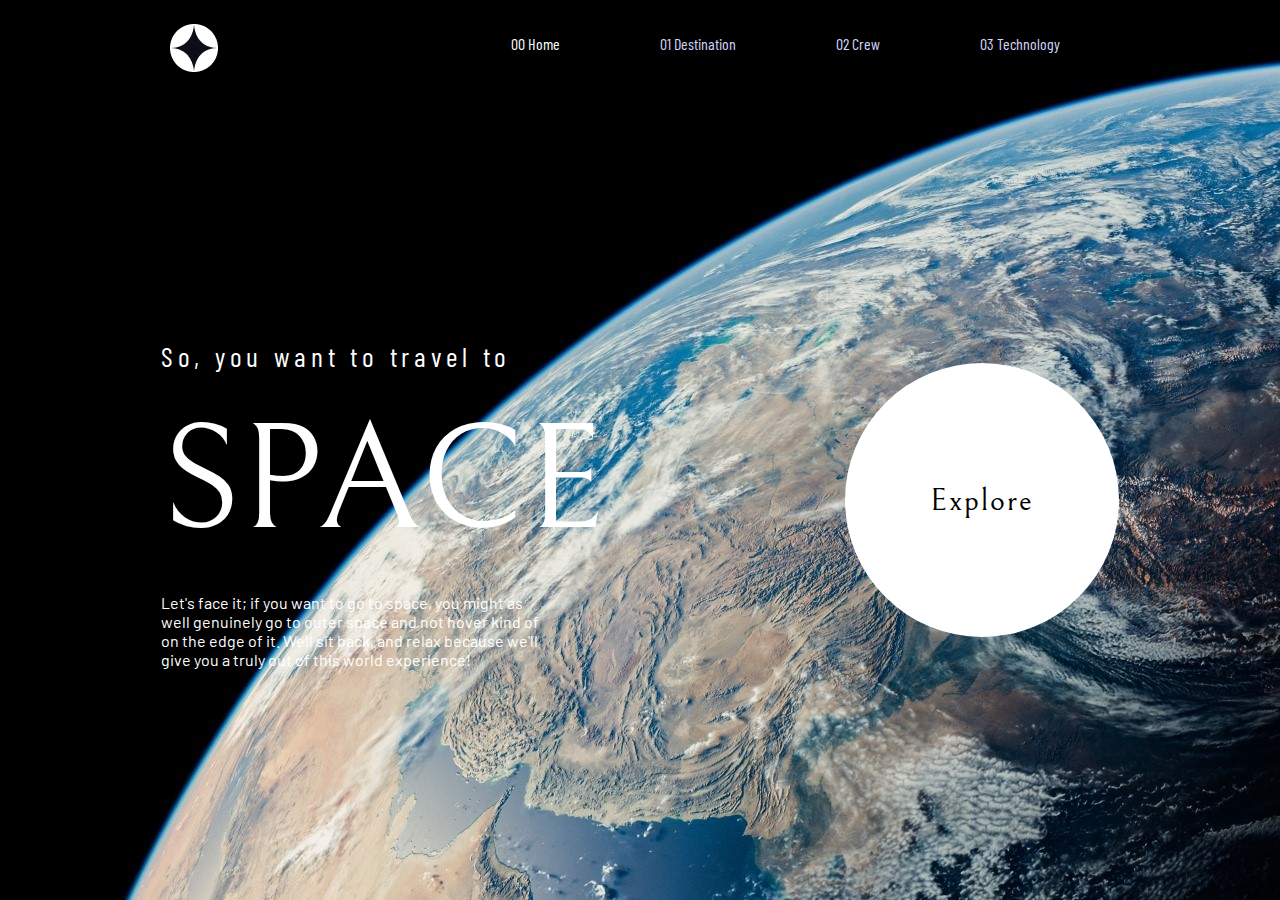
<file: index.html>
<!DOCTYPE html>
<html lang="en">
<head>
    <meta charset="UTF-8">
    <meta http-equiv="X-UA-Compatible" content="IE=edge">
    <meta name="viewport" content="width=device-width, initial-scale=1.0">
    <title>Space Tourism</title>
    <link rel="stylesheet" href="css/styles.css">
    <link rel="preconnect" href="https://fonts.googleapis.com">
    <link rel="preconnect" href="https://fonts.gstatic.com" crossorigin>
    <link href="https://fonts.googleapis.com/css2?family=Barlow&family=Barlow+Condensed&family=Bellefair&display=swap" rel="stylesheet">
</head>
<body>

    <header>
        <div class="logo">
            <img src="images/Group 2.png" alt="logo">
        </div>

        <nav>
            <ul>
                <li> <a class="selected" href="#">00 Home</a> </li>
                <li> <a href="destination.html">01 Destination</a> </li>
                <li> <a href="#">02 Crew</a> </li>
                <li> <a href="#">03 Technology</a> </li>
            </ul>
        </nav>
    </header>

    <main>
        <div class="content-left">
            <h2>So, you want to travel to</h2>
            <h1>Space</h1>
            <p>Let's face it; if you want to go to space, you might as well genuinely go to outer space and not hover kind of on the 
               edge of it. Well sit back, and relax because we'll give you a truly out of this world experience!</p>
        </div>
        <div class="content-right">
            <a href="destination.html" class="cta" >Explore</a>
        </div>
    </main>    

</body>
</html>
</file>
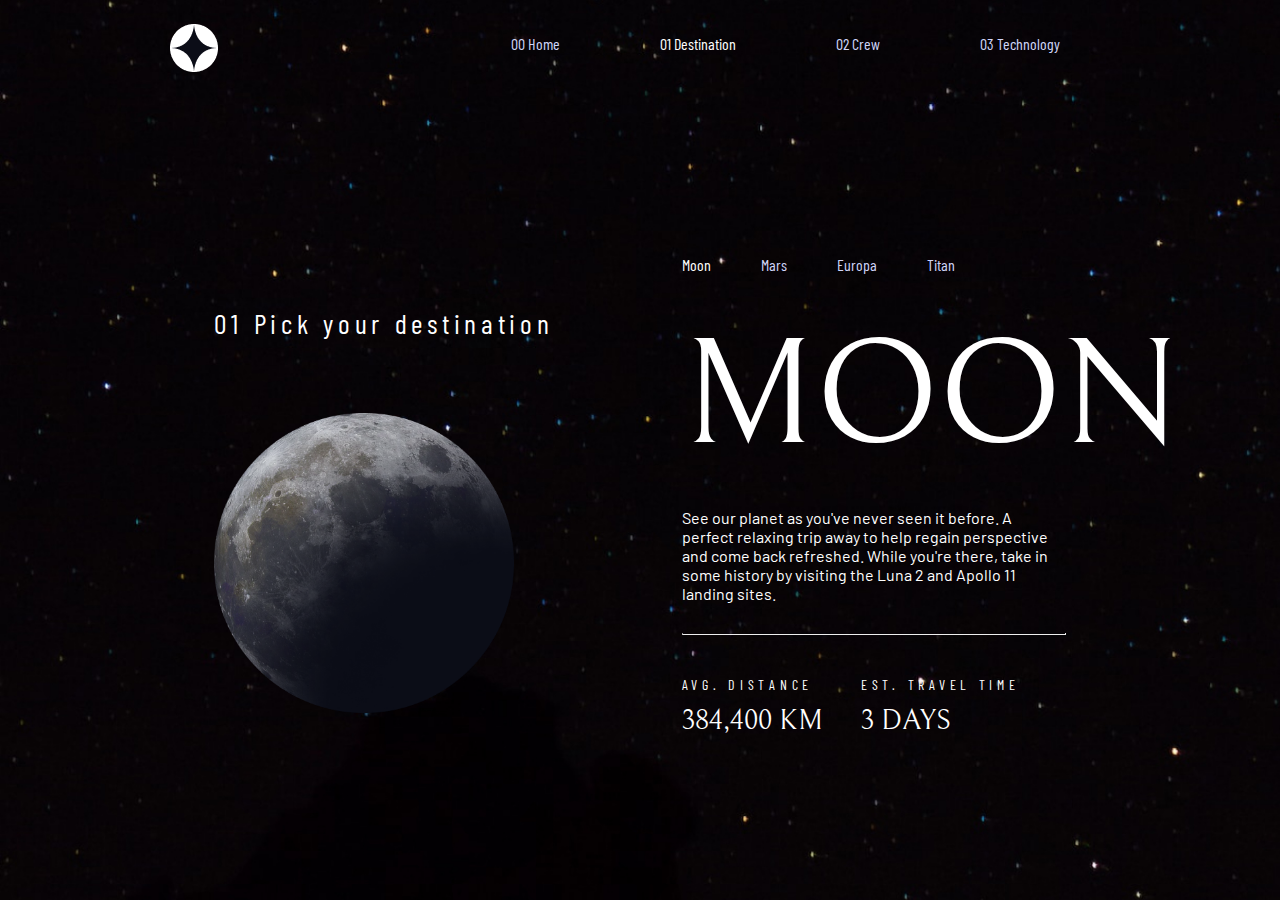
<file: destination.html>
<!DOCTYPE html>
<html lang="en">
<head>
    <meta charset="UTF-8">
    <meta http-equiv="X-UA-Compatible" content="IE=edge">
    <meta name="viewport" content="width=device-width, initial-scale=1.0">
    <title>Destination</title>
    <link rel="stylesheet" href="css/styles2.css">
    <link rel="preconnect" href="https://fonts.googleapis.com">
    <link rel="preconnect" href="https://fonts.gstatic.com" crossorigin>
    <link href="https://fonts.googleapis.com/css2?family=Barlow&family=Barlow+Condensed&family=Bellefair&display=swap" rel="stylesheet">
</head>
<body>
    
    <header>
        <div class="logo">
            <img src="images/Group 2.png" alt="logo">
        </div>

        <nav>
            <ul>
                <li> <a href="index.html">00 Home</a> </li>
                <li> <a class="selected" href="destination.html">01 Destination</a> </li>
                <li> <a href="#">02 Crew</a> </li>
                <li> <a href="#">03 Technology</a> </li>
            </ul>
        </nav>
    </header>

    <main>
        <div class="content-left">
            <h2>01 Pick your destination</h2>
            <img class="planet-image" src="images/moon.png" alt="moon">
        </div>
        <div class="content-right">
            <nav class="planets">
                <ul>
                    <li><a class="selected" href="destination.html">Moon</a></li>
                    <li><a href="mars.html">Mars</a></li>
                    <li><a href="europa.html">Europa</a></li>
                    <li><a href="titan.html">Titan</a></li>
                </ul>
                <h1>MOON</h1>
                <p>See our planet as you've never seen it before. A perfect relaxing trip away to help regain perspective and come 
                   back refreshed. While you're there, take in some history by visiting the Luna 2 and Apollo 11 landing sites.</p>
                </nav>
            <hr>
            <div class="context">
                <div class="avg">
                    <h2 class="distance">AVG. DISTANCE</h2>
                    <h1 class="km">384,400 KM</h1>
                </div>
                <div class="time">
                    <h2 class="distance">EST. TRAVEL TIME</h2>
                    <h1 class="km">3 DAYS</h1>
                </div>
            </div>
        </div>
    </main>


</body>
</html>
</file>
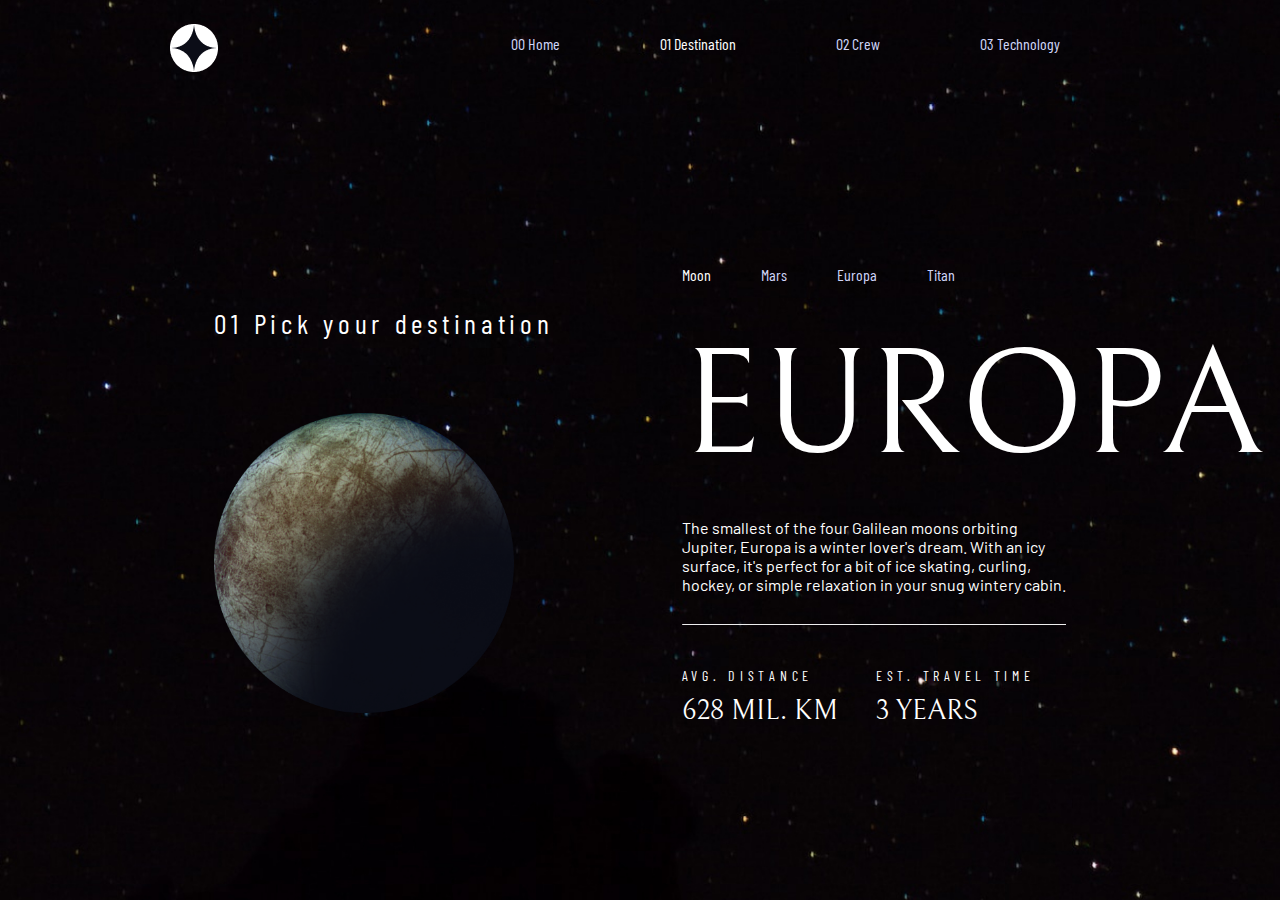
<file: europa.html>
<!DOCTYPE html>
<html lang="en">
<head>
    <meta charset="UTF-8">
    <meta http-equiv="X-UA-Compatible" content="IE=edge">
    <meta name="viewport" content="width=device-width, initial-scale=1.0">
    <title>Destination</title>
    <link rel="stylesheet" href="css/styles2.css">
    <link rel="preconnect" href="https://fonts.googleapis.com">
    <link rel="preconnect" href="https://fonts.gstatic.com" crossorigin>
    <link href="https://fonts.googleapis.com/css2?family=Barlow&family=Barlow+Condensed&family=Bellefair&display=swap" rel="stylesheet">
</head>
<body>
    
    <header>
        <div class="logo">
            <img src="images/Group 2.png" alt="logo">
        </div>

        <nav>
            <ul>
                <li> <a href="index.html">00 Home</a> </li>
                <li> <a class="selected" href="destination.html">01 Destination</a> </li>
                <li> <a href="#">02 Crew</a> </li>
                <li> <a href="#">03 Technology</a> </li>
            </ul>
        </nav>
    </header>

    <main>
        <div class="content-left">
            <h2>01 Pick your destination</h2>
            <img class="planet-image" src="images/europa.png" alt="moon">
        </div>
        <div class="content-right">
            <nav class="planets">
                <ul>
                    <li><a class="selected" href="destination.html">Moon</a></li>
                    <li><a href="mars.html">Mars</a></li>
                    <li><a href="europa.html">Europa</a></li>
                    <li><a href="titan.html">Titan</a></li>
                </ul>
                <h1>EUROPA</h1>
                <p>The smallest of the four Galilean moons orbiting Jupiter, Europa is a winter lover's dream. With an icy surface, 
                    it's perfect for a bit of ice skating, curling, hockey, or simple relaxation in your snug wintery cabin.</p>
                </nav>
            <hr>
            <div class="context">
                <div class="avg">
                    <h2 class="distance">AVG. DISTANCE</h2>
                    <h1 class="km">628 MIL. KM</h1>
                </div>
                <div class="time">
                    <h2 class="distance">EST. TRAVEL TIME</h2>
                    <h1 class="km">3 YEARS</h1>
                </div>
            </div>
        </div>
    </main>


</body>
</html>
</file>
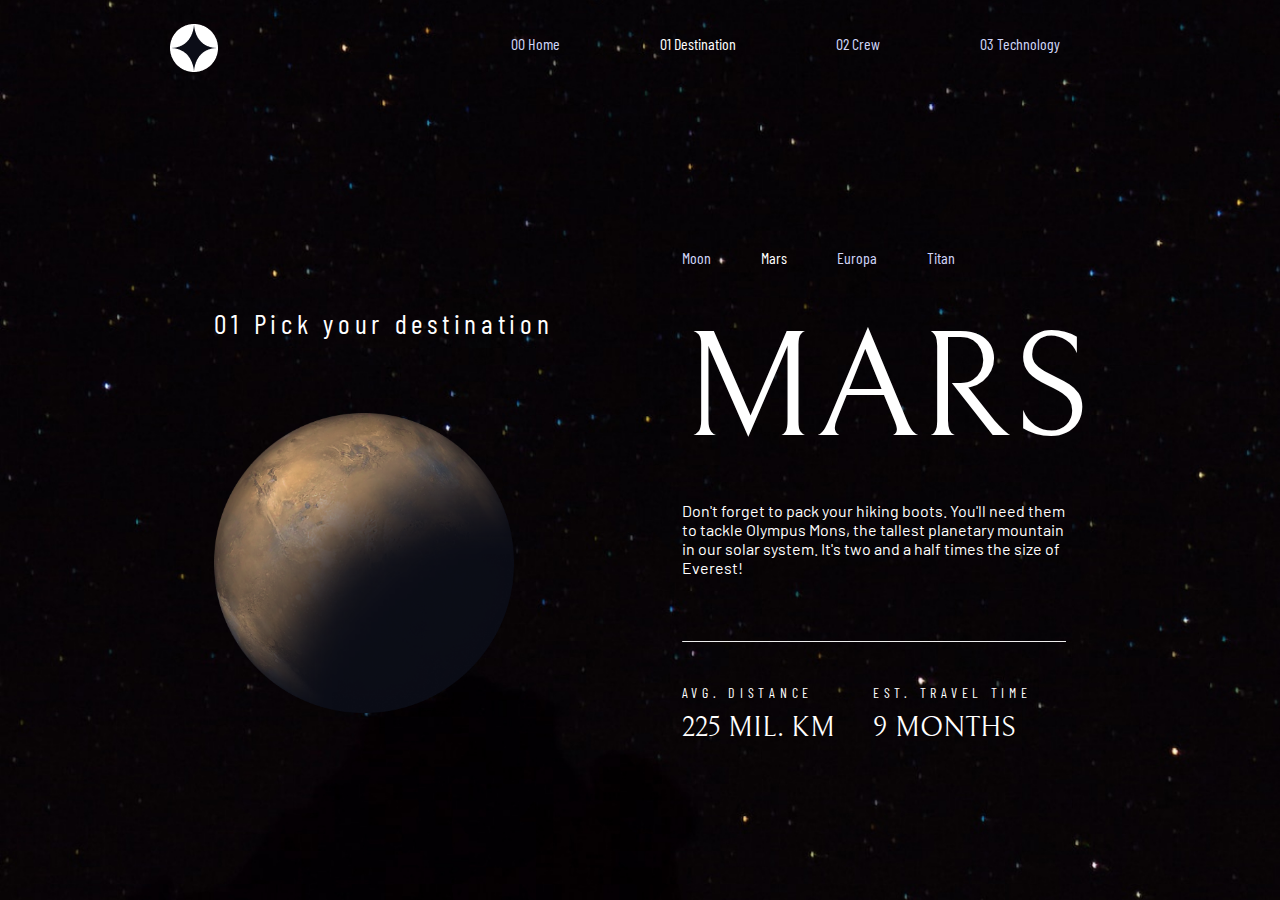
<file: mars.html>
<!DOCTYPE html>
<html lang="en">
<head>
    <meta charset="UTF-8">
    <meta http-equiv="X-UA-Compatible" content="IE=edge">
    <meta name="viewport" content="width=device-width, initial-scale=1.0">
    <title>Destination</title>
    <link rel="stylesheet" href="css/styles2.css">
    <link rel="preconnect" href="https://fonts.googleapis.com">
    <link rel="preconnect" href="https://fonts.gstatic.com" crossorigin>
    <link href="https://fonts.googleapis.com/css2?family=Barlow&family=Barlow+Condensed&family=Bellefair&display=swap" rel="stylesheet">
</head>
<body>
    
    <header>
        <div class="logo">
            <img src="images/Group 2.png" alt="logo">
        </div>

        <nav>
            <ul>
                <li> <a href="index.html">00 Home</a> </li>
                <li> <a class="selected" href="destination.html">01 Destination</a> </li>
                <li> <a href="#">02 Crew</a> </li>
                <li> <a href="#">03 Technology</a> </li>
            </ul>
        </nav>
    </header>

    <main>
        <div class="content-left">
            <h2>01 Pick your destination</h2>
            <img class="planet-image" src="images/mars.png" alt="moon">
        </div>
        <div class="content-right">
            <nav class="planets">
                <ul>
                    <li><a href="destination.html">Moon</a></li>
                    <li><a class="selected"  href="mars.html">Mars</a></li>
                    <li><a href="europa.html">Europa</a></li>
                    <li><a href="titan.html">Titan</a></li>
                </ul>
                <h1>MARS</h1>
                <p>Don't forget to pack your hiking boots. You'll need them to tackle Olympus Mons, the tallest planetary mountain in 
                   our solar system. It's two and a half times the size of Everest!</p>
                <br>
                </nav>
            <hr>
            <div class="context">
                <div class="avg">
                    <h2 class="distance">AVG. DISTANCE</h2>
                    <h1 class="km">225 MIL. KM</h1>
                </div>
                <div class="time">
                    <h2 class="distance">EST. TRAVEL TIME</h2>
                    <h1 class="km">9 MONTHS</h1>
                </div>
            </div>
        </div>
    </main>


</body>
</html>
</file>
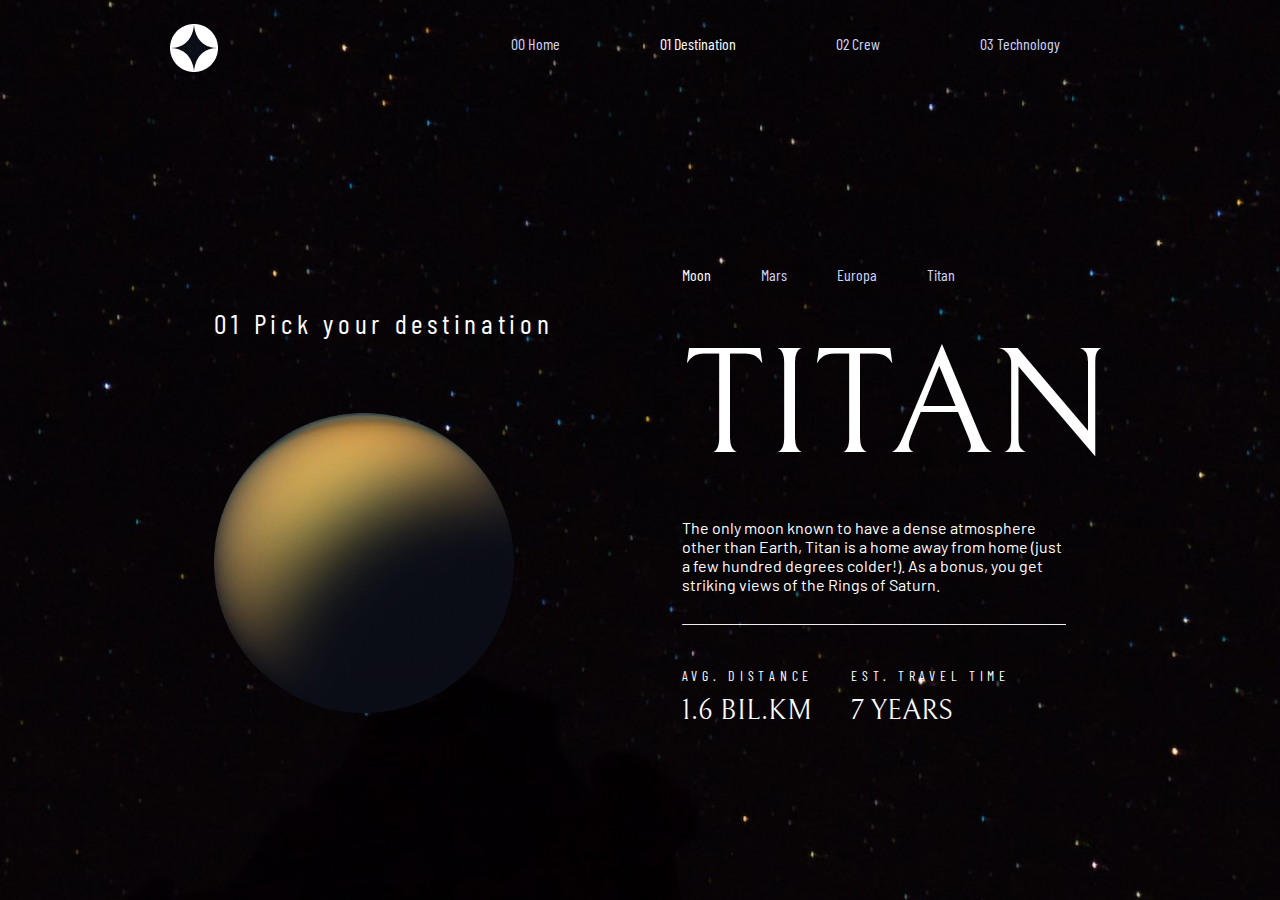
<file: titan.html>
<!DOCTYPE html>
<html lang="en">
<head>
    <meta charset="UTF-8">
    <meta http-equiv="X-UA-Compatible" content="IE=edge">
    <meta name="viewport" content="width=device-width, initial-scale=1.0">
    <title>Destination</title>
    <link rel="stylesheet" href="css/styles2.css">
    <link rel="preconnect" href="https://fonts.googleapis.com">
    <link rel="preconnect" href="https://fonts.gstatic.com" crossorigin>
    <link href="https://fonts.googleapis.com/css2?family=Barlow&family=Barlow+Condensed&family=Bellefair&display=swap" rel="stylesheet">
</head>
<body>
    
    <header>
        <div class="logo">
            <img src="images/Group 2.png" alt="logo">
        </div>

        <nav>
            <ul>
                <li> <a href="index.html">00 Home</a> </li>
                <li> <a class="selected" href="destination.html">01 Destination</a> </li>
                <li> <a href="#">02 Crew</a> </li>
                <li> <a href="#">03 Technology</a> </li>
            </ul>
        </nav>
    </header>

    <main>
        <div class="content-left">
            <h2>01 Pick your destination</h2>
            <img class="planet-image" src="images/titan.png" alt="moon">
        </div>
        <div class="content-right">
            <nav class="planets">
                <ul>
                    <li><a class="selected" href="destination.html">Moon</a></li>
                    <li><a href="mars.html">Mars</a></li>
                    <li><a href="europa.html">Europa</a></li>
                    <li><a href="titan.html">Titan</a></li>
                </ul>
                <h1>TITAN</h1>
                <p>The only moon known to have a dense atmosphere other than Earth, Titan is a home away from home (just a few hundred 
                    degrees colder!). As a bonus, you get striking views of the Rings of Saturn.</p>
                </nav>
            <hr>
            <div class="context">
                <div class="avg">
                    <h2 class="distance">AVG. DISTANCE</h2>
                    <h1 class="km">1.6 BIL.KM</h1>
                </div>
                <div class="time">
                    <h2 class="distance">EST. TRAVEL TIME</h2>
                    <h1 class="km">7 YEARS</h1>
                </div>
            </div>
        </div>
    </main>


</body>
</html>
</file>
<file: css/styles.css>
.background-image {
    height: 100vh;
    width: 100vw;
}

body {
    margin: 0;
    padding: 0;
    box-sizing: border-box;
    background-color: black;
    background-image: url("../images/earth_4k-wallpaper-1920x1080.jpg");
    background-size: cover;
}

h1{
    font-family: 'Bellefair', serif;
    font-size: 9.375rem;
    color: #fff;
    font-weight: 400;
    text-transform: uppercase;
    margin: 24px 0;
}

h2 {
    font-family: 'Barlow Condensed', sans-serif;
    font-size: 1.75rem;
    color: #fff;
    letter-spacing: 4.72px;
    font-weight: normal;
}

p{
    font-family: 'Barlow', sans-serif;
    font-weight: 400;
    color: #fff;
}

header{
    height: 100px;
    display: flex;
    justify-content: space-between;
    align-items: center;
    padding: 0 170px 0 170px;
}

ul {
    display: flex;
    list-style-type: none;
    font-family: 'Barlow Condensed', sans-serif;
}

ul li a {
    padding: 0 50px;
    text-decoration: none;
    color: #D0D6F9;
    display: inline-block;
}

li a::after {
    content: '' ;
    display: block;
    height: 4px;
    margin-top: 10px;
    width: 0;
    background: #979797 ;
    transition: all .5s;
}

li a:hover::after{
    width: 100%;
}

.cta {
    background-color: #fff;
    display: flex;
    height: 274px;
    width: 274px;
    justify-content: center;
    align-items: center;
    border-radius: 50%;
    font-family: 'Bellefair', serif;
    font-size: 2rem;
    text-decoration: none;
    color: black;
    letter-spacing: 2px;
}


main {
    display: flex;
    justify-content: center;
    align-items: center;
    height: calc(100vh - 100px);
    
}

.content-left {
    max-width: 30%;
}

.content-right {
    margin-left: 300px;
}

.selected {
    color: #fff;
}
</file>
<file: css/styles2.css>
.background-image {
    height: 100vh;
    width: 100vw;
}

body {
    margin: 0;
    padding: 0;
    box-sizing: border-box;
    background-color: black;
    background-image: url("../images/unsplash_9aCkSl6YcXg.jpg");
    background-size: cover;
}

h1{
    font-family: 'Bellefair', serif;
    font-size: 9.375rem;
    color: #fff;
    font-weight: 400;
    text-transform: uppercase;
    margin: 24px 0;
}

h2 {
    font-family: 'Barlow Condensed', sans-serif;
    font-size: 1.75rem;
    color: #fff;
    letter-spacing: 4.72px;
    font-weight: normal;
}

p{
    font-family: 'Barlow', sans-serif;
    font-weight: 400;
    color: #fff;
}

header{
    height: 100px;
    display: flex;
    justify-content: space-between;
    align-items: center;
    padding: 0 170px 0 170px;
}

ul {
    display: flex;
    list-style-type: none;
    font-family: 'Barlow Condensed', sans-serif;
}

ul li a {
    padding: 0 50px;
    text-decoration: none;
    color: #D0D6F9;
    display: inline-block;
}

li a::after {
    content: '' ;
    display: block;
    height: 4px;
    margin-top: 10px;
    width: 0;
    background: #979797 ;
    transition: all .5s;
}

li a:hover::after{
    width: 100%;
}

.cta {
    background-color: #fff;
    display: flex;
    height: 274px;
    width: 274px;
    justify-content: center;
    align-items: center;
    border-radius: 50%;
    font-family: 'Bellefair', serif;
    font-size: 2rem;
    text-decoration: none;
    color: black;
    letter-spacing: 2px;
}


main {
    display: flex;
    justify-content: center;
    align-items: center;
    height: calc(100vh - 100px);
    column-gap: 10%;
    
}

.content-left {
    max-width: 30%;
}

.content-right {
    width: 30%;
}

.planet-image {
    margin-top: 50px;
    height: 300px;
    width: 300;
    transition: transform .7s;
}

.planet-image:hover {
    transform: scale(1.2) rotate(360deg);
}

.planets ul {
    padding-left: 0;    
}

.planets ul li a {
    padding-left: 0;
}

hr {
    margin: 30px 0;
    height: .5px;
    border-top: 0;
    color: #979797;
}

.context {
    display: flex;
    column-gap: 10%;
}

.distance {
    font-size: 0.875rem;
}

.km {
    font-size: 1.75rem;
    margin-top: 0;
}

.selected {
    color: #fff;
}
</file>
